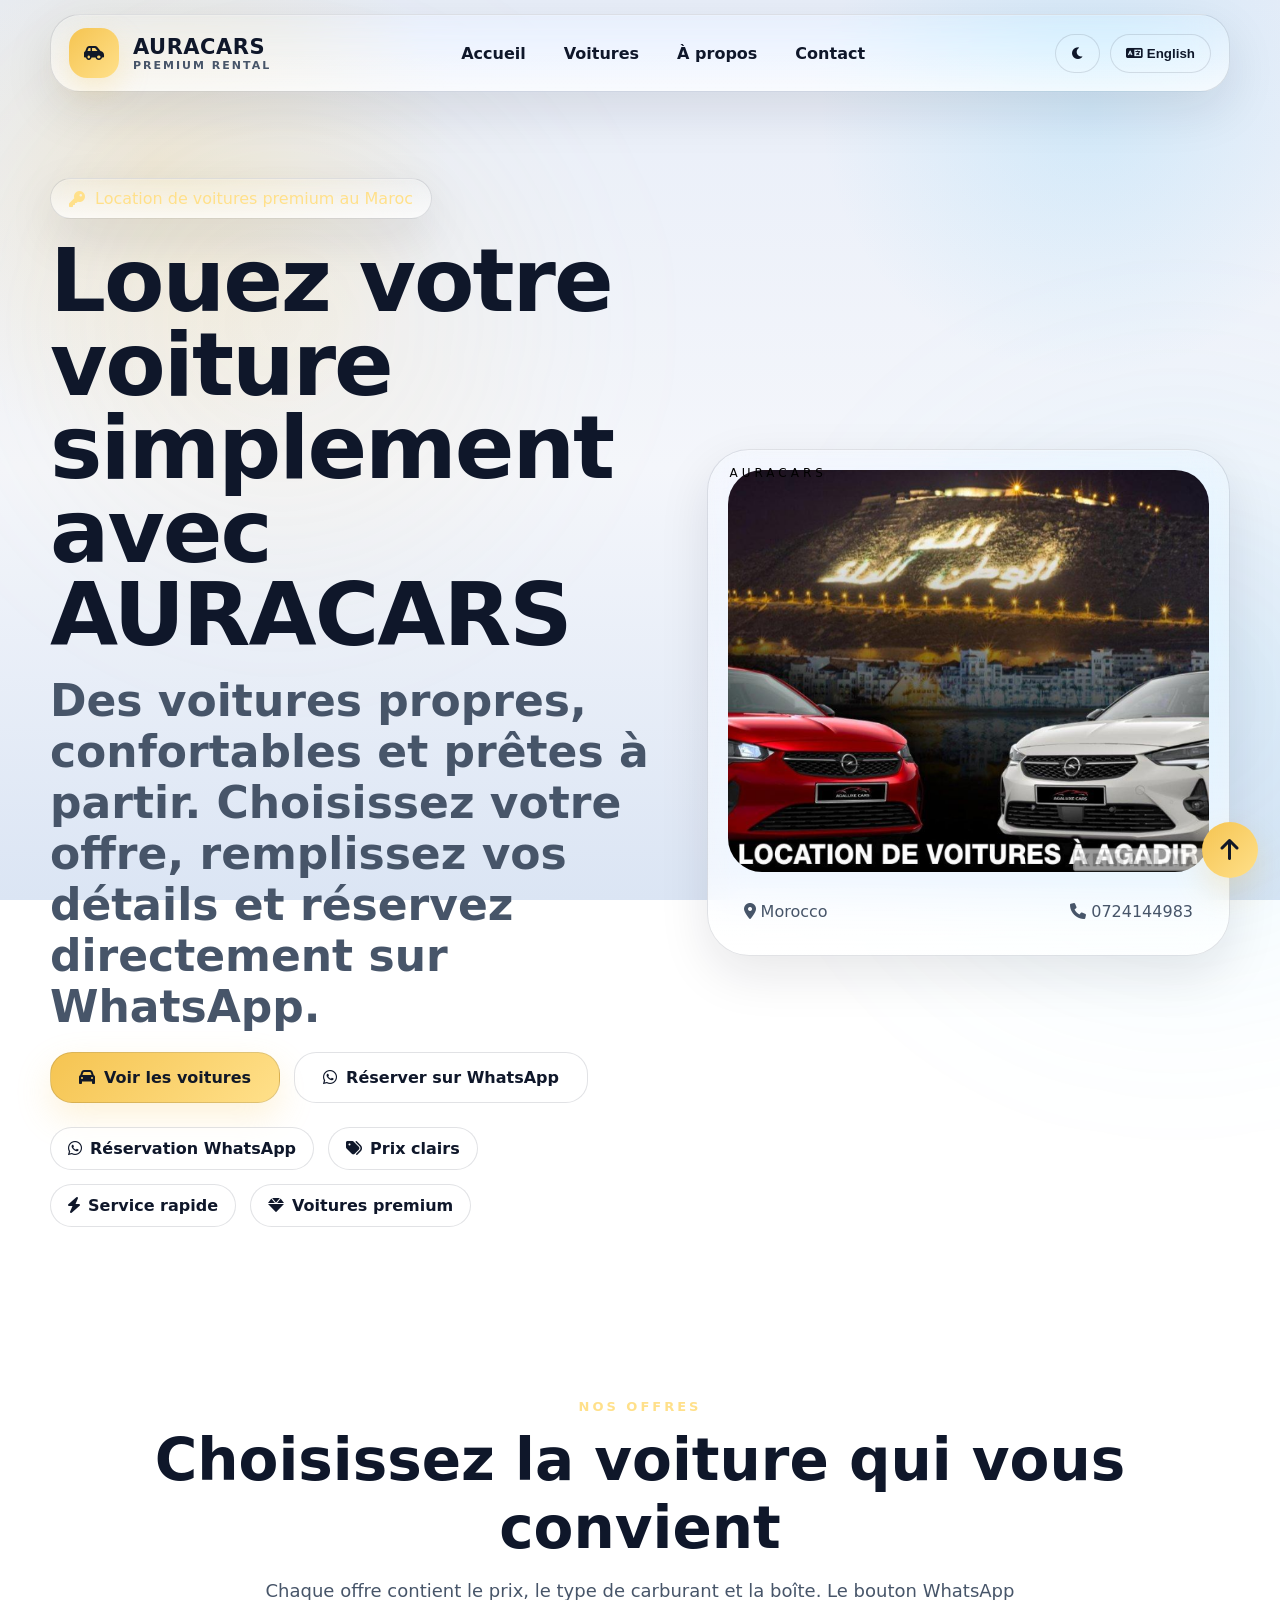
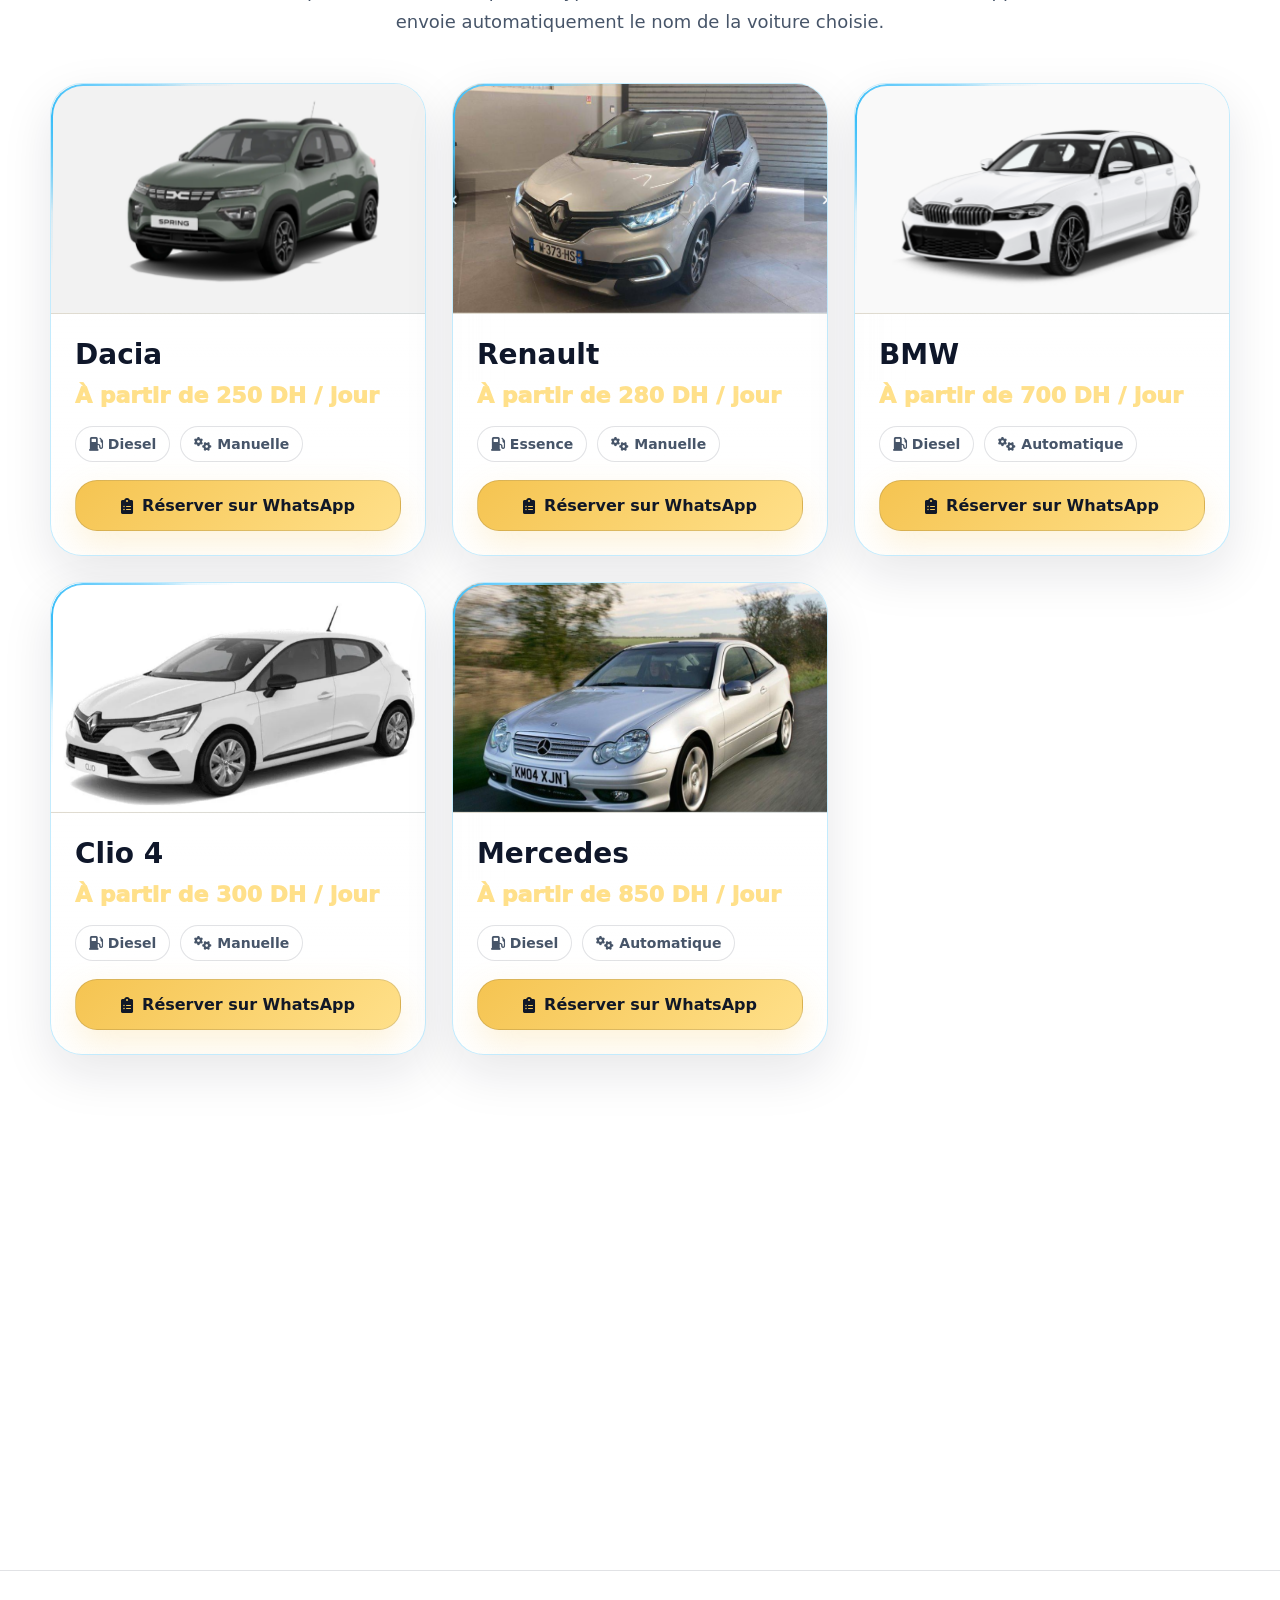
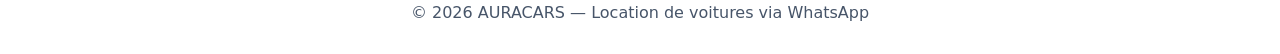
<file: index.html>
<!DOCTYPE html>
<html lang="fr">
<head>
  <meta charset="UTF-8">
  <meta name="viewport" content="width=device-width, initial-scale=1.0, viewport-fit=cover">
  <title>AURACARS | Location de voitures premium</title>
  <link rel="stylesheet" href="https://cdnjs.cloudflare.com/ajax/libs/font-awesome/6.0.0-beta3/css/all.min.css">
  <link rel="stylesheet" href="styles.css">
</head>
<body>

<header class="nav glass">
  <div class="nav-inner">
    <a href="index.html" class="brand">
      <div class="logo"><i class="fas fa-car-side"></i></div>
      <span>AURACARS<small>Premium Rental</small></span>
    </a>

    <nav class="nav-links">
      <a href="index.html" data-i18n="navHome">Accueil</a>
      <a href="cars.html" data-i18n="navCars">Voitures</a>
      <a href="about.html" data-i18n="navAbout">À propos</a>
      <a href="contact.html" data-i18n="navContact">Contact</a>
    </nav>

    <div class="nav-actions">
      <button class="theme-btn" type="button"><i class="fas fa-sun"></i></button>
      <button class="lang-btn" id="langBtn" type="button"><i class="fas fa-language"></i> English</button>
    </div>

    <button class="menu-btn" id="menuBtn" type="button"><i class="fas fa-bars"></i></button>
  </div>

  <div class="mobile-panel glass">
    <a href="index.html" data-i18n="navHome">Accueil</a>
    <a href="cars.html" data-i18n="navCars">Voitures</a>
    <a href="about.html" data-i18n="navAbout">À propos</a>
    <a href="contact.html" data-i18n="navContact">Contact</a>
    <button class="theme-btn" type="button"><i class="fas fa-sun"></i></button>
    <button class="lang-btn" id="mobileLangBtn" type="button"><i class="fas fa-language"></i> English</button>
  </div>
</header>


<main>
  <section class="hero">
    <div class="container hero-grid">
      <div>
        <span class="eyebrow glass"><i class="fas fa-key"></i> <span data-i18n="heroEyebrow">Location de voitures premium au Maroc</span></span>
        <h1 data-i18n="heroTitle">Louez votre voiture simplement avec AURACARS</h1>
        <h2 data-i18n="heroSubtitle">Des voitures propres, confortables et prêtes à partir.</h2>
        <div class="hero-actions">
          <a class="btn btn-primary" href="cars.html"><i class="fas fa-car"></i> <span data-i18n="heroCars">Voir les voitures</span></a>
          <a class="btn btn-secondary" href="contact.html"><i class="fab fa-whatsapp"></i> <span data-i18n="heroWhatsApp">Réserver sur WhatsApp</span></a>
        </div>
        <div class="inline-tags">
          <span class="tag"><i class="fab fa-whatsapp"></i> <span data-i18n="trust1">Réservation WhatsApp</span></span>
          <span class="tag"><i class="fas fa-tags"></i> <span data-i18n="trust2">Prix clairs</span></span>
          <span class="tag"><i class="fas fa-bolt"></i> <span data-i18n="trust3">Service rapide</span></span>
          <span class="tag"><i class="fas fa-gem"></i> <span data-i18n="trust4">Voitures premium</span></span>
        </div>
      </div>

      <div class="car-showcase glass">
        <!-- =====================================================
             HNA DIR IMAGE KBIRA DYAL HERO
             Folder: images/
             Smiya khas tkoun: hero-car.png
             Example: images/hero-car.png
             ===================================================== -->
        <img src="images/hero-car.png" alt="AURACARS Hero Car" onerror="this.src='https://via.placeholder.com/700x650?text=AURACARS+Hero+Car';">
        <div class="hero-note">
          <span><i class="fas fa-location-dot"></i> Morocco</span>
          <span><i class="fas fa-phone"></i> 0724144983</span>
        </div>
      </div>
    </div>
  </section>

  <section>
    <div class="container">
      <div class="section-head">
        <div class="overline" data-i18n="featuredOverline">Nos offres</div>
        <h2 data-i18n="featuredTitle">Choisissez la voiture qui vous convient</h2>
        <p data-i18n="featuredText">Chaque offre contient le prix, le type de carburant et la boîte.</p>
      </div>
      <div class="cars-grid" id="carsGrid"></div>
    </div>
  </section>

  <section>
    <div class="container grid-3">
      <div class="info-card glass">
        <i class="fas fa-mobile-screen"></i>
        <h3>WhatsApp First</h3>
        <p data-i18n="homeAboutText">AURACARS vous aide à réserver une voiture sans complication.</p>
      </div>
      <div class="info-card glass">
        <i class="fas fa-shield-halved"></i>
        <h3>Service clair</h3>
        <p>Prix, voiture, dates et ville sont envoyés directement dans le message WhatsApp.</p>
      </div>
      <div class="info-card glass">
        <i class="fas fa-road"></i>
        <h3>Ready to drive</h3>
        <p>Un design premium pour présenter les voitures comme une vraie agence professionnelle.</p>
      </div>
    </div>
  </section>
</main>

<footer class="footer"><div class="container" data-i18n="footer">© 2026 AURACARS — Location de voitures via WhatsApp</div></footer>
<a href="#" class="to-top"><i class="fas fa-arrow-up"></i></a>
<script src="script.js"></script>
</body>
</html>
</file>
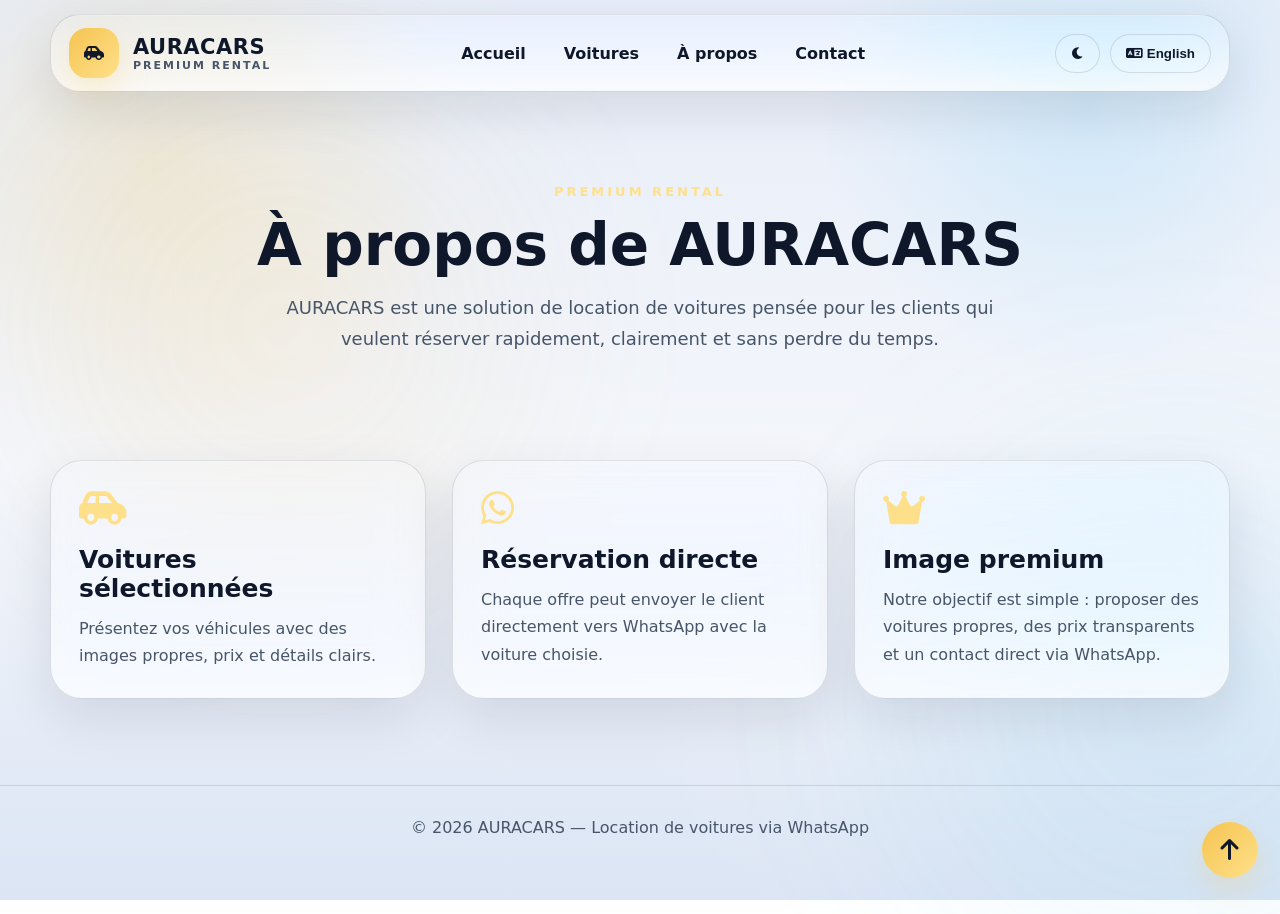
<file: about.html>
<!DOCTYPE html>
<html lang="fr">
<head>
  <meta charset="UTF-8">
  <meta name="viewport" content="width=device-width, initial-scale=1.0, viewport-fit=cover">
  <title>À propos | AURACARS</title>
  <link rel="stylesheet" href="https://cdnjs.cloudflare.com/ajax/libs/font-awesome/6.0.0-beta3/css/all.min.css">
  <link rel="stylesheet" href="styles.css">
</head>
<body>

<header class="nav glass">
  <div class="nav-inner">
    <a href="index.html" class="brand">
      <div class="logo"><i class="fas fa-car-side"></i></div>
      <span>AURACARS<small>Premium Rental</small></span>
    </a>

    <nav class="nav-links">
      <a href="index.html" data-i18n="navHome">Accueil</a>
      <a href="cars.html" data-i18n="navCars">Voitures</a>
      <a href="about.html" data-i18n="navAbout">À propos</a>
      <a href="contact.html" data-i18n="navContact">Contact</a>
    </nav>

    <div class="nav-actions">
      <button class="theme-btn" type="button"><i class="fas fa-sun"></i></button>
      <button class="lang-btn" id="langBtn" type="button"><i class="fas fa-language"></i> English</button>
    </div>

    <button class="menu-btn" id="menuBtn" type="button"><i class="fas fa-bars"></i></button>
  </div>

  <div class="mobile-panel glass">
    <a href="index.html" data-i18n="navHome">Accueil</a>
    <a href="cars.html" data-i18n="navCars">Voitures</a>
    <a href="about.html" data-i18n="navAbout">À propos</a>
    <a href="contact.html" data-i18n="navContact">Contact</a>
    <button class="theme-btn" type="button"><i class="fas fa-sun"></i></button>
    <button class="lang-btn" id="mobileLangBtn" type="button"><i class="fas fa-language"></i> English</button>
  </div>
</header>


<main>
  <section class="page-title">
    <div class="container section-head">
      <div class="overline">Premium Rental</div>
      <h2 data-i18n="aboutTitle">À propos de AURACARS</h2>
      <p data-i18n="aboutText1">AURACARS est une solution de location de voitures pensée pour les clients qui veulent réserver rapidement.</p>
    </div>
  </section>

  <section style="padding-top: 20px;">
    <div class="container grid-3">
      <div class="info-card glass">
        <i class="fas fa-car-side"></i>
        <h3>Voitures sélectionnées</h3>
        <p>Présentez vos véhicules avec des images propres, prix et détails clairs.</p>
      </div>
      <div class="info-card glass">
        <i class="fab fa-whatsapp"></i>
        <h3>Réservation directe</h3>
        <p>Chaque offre peut envoyer le client directement vers WhatsApp avec la voiture choisie.</p>
      </div>
      <div class="info-card glass">
        <i class="fas fa-crown"></i>
        <h3>Image premium</h3>
        <p data-i18n="aboutText2">Notre objectif est simple : voitures propres, prix transparents et contact direct.</p>
      </div>
    </div>
  </section>
</main>

<footer class="footer"><div class="container" data-i18n="footer">© 2026 AURACARS — Location de voitures via WhatsApp</div></footer>
<a href="#" class="to-top"><i class="fas fa-arrow-up"></i></a>
<script src="script.js"></script>
</body>
</html>
</file>
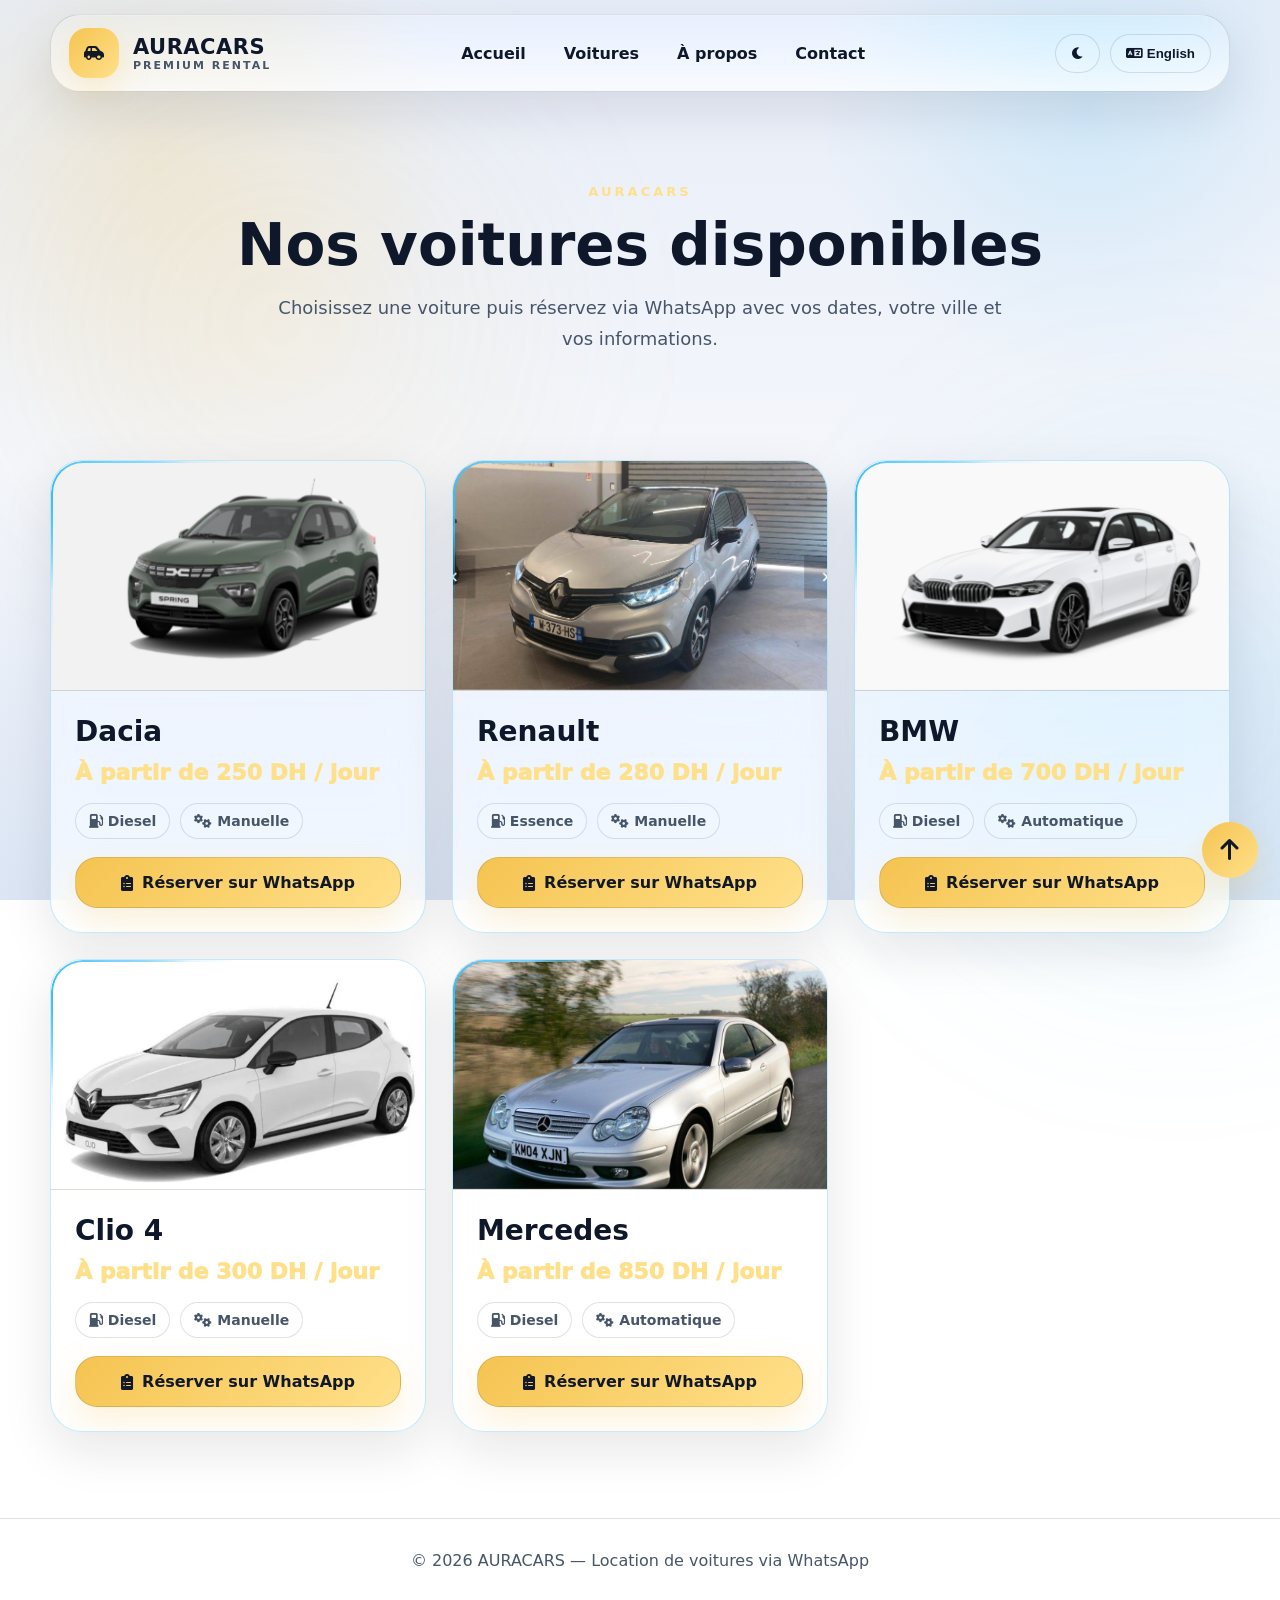
<file: cars.html>
<!DOCTYPE html>
<html lang="fr">
<head>
  <meta charset="UTF-8">
  <meta name="viewport" content="width=device-width, initial-scale=1.0, viewport-fit=cover">
  <title>Voitures | AURACARS</title>
  <link rel="stylesheet" href="https://cdnjs.cloudflare.com/ajax/libs/font-awesome/6.0.0-beta3/css/all.min.css">
  <link rel="stylesheet" href="styles.css">
</head>
<body>

<header class="nav glass">
  <div class="nav-inner">
    <a href="index.html" class="brand">
      <div class="logo"><i class="fas fa-car-side"></i></div>
      <span>AURACARS<small>Premium Rental</small></span>
    </a>

    <nav class="nav-links">
      <a href="index.html" data-i18n="navHome">Accueil</a>
      <a href="cars.html" data-i18n="navCars">Voitures</a>
      <a href="about.html" data-i18n="navAbout">À propos</a>
      <a href="contact.html" data-i18n="navContact">Contact</a>
    </nav>

    <div class="nav-actions">
      <button class="theme-btn" type="button"><i class="fas fa-sun"></i></button>
      <button class="lang-btn" id="langBtn" type="button"><i class="fas fa-language"></i> English</button>
    </div>

    <button class="menu-btn" id="menuBtn" type="button"><i class="fas fa-bars"></i></button>
  </div>

  <div class="mobile-panel glass">
    <a href="index.html" data-i18n="navHome">Accueil</a>
    <a href="cars.html" data-i18n="navCars">Voitures</a>
    <a href="about.html" data-i18n="navAbout">À propos</a>
    <a href="contact.html" data-i18n="navContact">Contact</a>
    <button class="theme-btn" type="button"><i class="fas fa-sun"></i></button>
    <button class="lang-btn" id="mobileLangBtn" type="button"><i class="fas fa-language"></i> English</button>
  </div>
</header>


<main>
  <section class="page-title">
    <div class="container section-head">
      <div class="overline">AURACARS</div>
      <h2 data-i18n="pageCarsTitle">Nos voitures disponibles</h2>
      <p data-i18n="pageCarsText">Choisissez une voiture puis réservez via WhatsApp avec vos dates.</p>
    </div>
  </section>

  <section style="padding-top: 20px;">
    <div class="container cars-grid" id="carsGrid"></div>
  </section>
</main>

<footer class="footer"><div class="container" data-i18n="footer">© 2026 AURACARS — Location de voitures via WhatsApp</div></footer>
<a href="#" class="to-top"><i class="fas fa-arrow-up"></i></a>
<script src="script.js"></script>
</body>
</html>
</file>
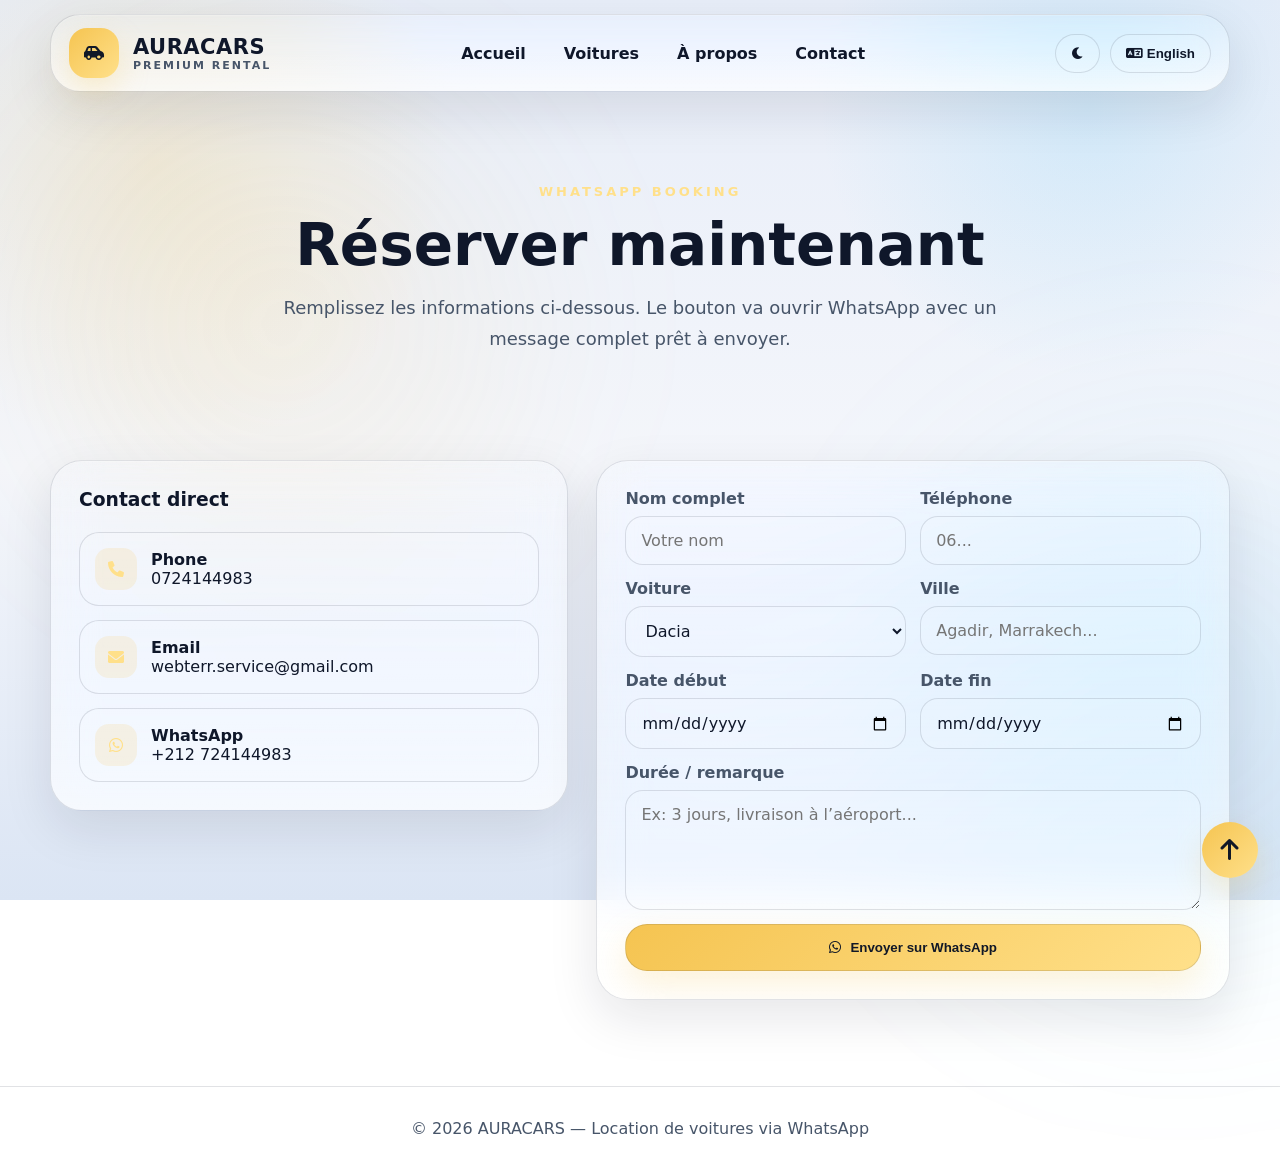
<file: contact.html>
<!DOCTYPE html>
<html lang="fr">
<head>
  <meta charset="UTF-8">
  <meta name="viewport" content="width=device-width, initial-scale=1.0, viewport-fit=cover">
  <title>Contact | AURACARS</title>
  <link rel="stylesheet" href="https://cdnjs.cloudflare.com/ajax/libs/font-awesome/6.0.0-beta3/css/all.min.css">
  <link rel="stylesheet" href="styles.css">
</head>
<body>

<header class="nav glass">
  <div class="nav-inner">
    <a href="index.html" class="brand">
      <div class="logo"><i class="fas fa-car-side"></i></div>
      <span>AURACARS<small>Premium Rental</small></span>
    </a>

    <nav class="nav-links">
      <a href="index.html" data-i18n="navHome">Accueil</a>
      <a href="cars.html" data-i18n="navCars">Voitures</a>
      <a href="about.html" data-i18n="navAbout">À propos</a>
      <a href="contact.html" data-i18n="navContact">Contact</a>
    </nav>

    <div class="nav-actions">
      <button class="theme-btn" type="button"><i class="fas fa-sun"></i></button>
      <button class="lang-btn" id="langBtn" type="button"><i class="fas fa-language"></i> English</button>
    </div>

    <button class="menu-btn" id="menuBtn" type="button"><i class="fas fa-bars"></i></button>
  </div>

  <div class="mobile-panel glass">
    <a href="index.html" data-i18n="navHome">Accueil</a>
    <a href="cars.html" data-i18n="navCars">Voitures</a>
    <a href="about.html" data-i18n="navAbout">À propos</a>
    <a href="contact.html" data-i18n="navContact">Contact</a>
    <button class="theme-btn" type="button"><i class="fas fa-sun"></i></button>
    <button class="lang-btn" id="mobileLangBtn" type="button"><i class="fas fa-language"></i> English</button>
  </div>
</header>


<main>
  <section class="page-title">
    <div class="container section-head">
      <div class="overline">WhatsApp Booking</div>
      <h2 data-i18n="contactTitle">Réserver maintenant</h2>
      <p data-i18n="contactText">Remplissez les informations ci-dessous.</p>
    </div>
  </section>

  <section style="padding-top: 20px;">
    <div class="container contact-layout">
      <div class="contact-card glass">
        <h3 data-i18n="directContact">Contact direct</h3>
        <div class="contact-list">
          <a class="contact-item" href="tel:+212724144983">
            <i class="fas fa-phone"></i>
            <div><strong>Phone</strong><br>0724144983</div>
          </a>
          <a class="contact-item" href="mailto:webterr.service@gmail.com">
            <i class="fas fa-envelope"></i>
            <div><strong>Email</strong><br>webterr.service@gmail.com</div>
          </a>
          <a class="contact-item" href="https://wa.me/212724144983" target="_blank">
            <i class="fab fa-whatsapp"></i>
            <div><strong>WhatsApp</strong><br>+212 724144983</div>
          </a>
        </div>
      </div>

      <form class="form-card glass" id="bookingForm">
        <div class="form-grid">
          <div class="field">
            <label data-i18n="name">Nom complet</label>
            <input id="clientName" type="text" placeholder="Votre nom">
          </div>
          <div class="field">
            <label data-i18n="phone">Téléphone</label>
            <input id="clientPhone" type="tel" placeholder="06...">
          </div>
          <div class="field">
            <label data-i18n="car">Voiture</label>
            <select id="selectedCar"></select>
          </div>
          <div class="field">
            <label data-i18n="city">Ville</label>
            <input id="city" type="text" placeholder="Agadir, Marrakech...">
          </div>
          <div class="field">
            <label data-i18n="startDate">Date début</label>
            <input id="startDate" type="date">
          </div>
          <div class="field">
            <label data-i18n="endDate">Date fin</label>
            <input id="endDate" type="date">
          </div>
          <div class="field full">
            <label data-i18n="note">Durée / remarque</label>
            <textarea id="note" placeholder="Ex: 3 jours, livraison à l’aéroport..."></textarea>
          </div>
          <div class="field full">
            <button class="btn btn-primary" type="submit">
              <i class="fab fa-whatsapp"></i> <span data-i18n="send">Envoyer sur WhatsApp</span>
            </button>
          </div>
        </div>
      </form>
    </div>
  </section>
</main>

<footer class="footer"><div class="container" data-i18n="footer">© 2026 AURACARS — Location de voitures via WhatsApp</div></footer>
<a href="#" class="to-top"><i class="fas fa-arrow-up"></i></a>
<script src="script.js"></script>
</body>
</html>
</file>
<file: styles.css>
/* =========================================================
   AURACARS — Premium Car Rental Website
   Design: Automotive + Glassmorphism + Dark Luxury
   Put all car images inside folder: images/
   ========================================================= */

* {
  margin: 0;
  padding: 0;
  box-sizing: border-box;
}

:root {
  --bg-1: #030712;
  --bg-2: #07111f;
  --bg-3: #111827;
  --panel: rgba(255,255,255,0.08);
  --panel-strong: rgba(255,255,255,0.14);
  --card: rgba(255,255,255,0.07);
  --border: rgba(255,255,255,0.16);
  --text: #f8fafc;
  --muted: #aeb8c8;
  --gold: #f5c451;
  --gold-2: #ffe08a;
  --blue: #38bdf8;
  --dark: #050816;
  --shadow: 0 22px 70px rgba(0,0,0,0.35);
}

body.light {
  --bg-1: #f4f6fb;
  --bg-2: #e7edf8;
  --bg-3: #dbe5f4;
  --panel: rgba(255,255,255,0.58);
  --panel-strong: rgba(255,255,255,0.82);
  --card: rgba(255,255,255,0.72);
  --border: rgba(15,23,42,0.12);
  --text: #0f172a;
  --muted: #475569;
  --dark: #ffffff;
  --shadow: 0 18px 50px rgba(15,23,42,0.10);
}

html { scroll-behavior: smooth; }

body {
  min-height: 100vh;
  font-family: Inter, system-ui, -apple-system, "Segoe UI", sans-serif;
  color: var(--text);
  background:
    radial-gradient(circle at 12% 18%, rgba(245,196,81,0.18), transparent 22%),
    radial-gradient(circle at 85% 12%, rgba(56,189,248,0.14), transparent 20%),
    radial-gradient(circle at 65% 82%, rgba(255,255,255,0.08), transparent 20%),
    linear-gradient(180deg, var(--bg-2), var(--bg-1) 52%, var(--bg-3));
  background-attachment: fixed;
  overflow-x: hidden;
}

body::before {
  content: "";
  position: fixed;
  inset: 0;
  background:
    linear-gradient(rgba(255,255,255,0.025) 1px, transparent 1px),
    linear-gradient(90deg, rgba(255,255,255,0.025) 1px, transparent 1px);
  background-size: 46px 46px;
  pointer-events: none;
  z-index: -2;
}

body::after {
  content: "";
  position: fixed;
  inset: -20%;
  background:
    radial-gradient(circle at 30% 40%, rgba(245,196,81,0.10), transparent 24%),
    radial-gradient(circle at 80% 70%, rgba(56,189,248,0.10), transparent 24%);
  filter: blur(60px);
  pointer-events: none;
  z-index: -1;
  animation: ambientFloat 14s ease-in-out infinite alternate;
}

@keyframes ambientFloat {
  from { transform: translate3d(0,0,0) scale(1); }
  to { transform: translate3d(20px,-20px,0) scale(1.05); }
}

@keyframes floatSoft {
  0%,100% { transform: translateY(0); }
  50% { transform: translateY(-8px); }
}

@keyframes fadeSlideUp {
  from { opacity: 0; transform: translateY(28px); }
  to { opacity: 1; transform: translateY(0); }
}

.container {
  width: min(1180px, calc(100% - 32px));
  margin: 0 auto;
}

.glass {
  background: linear-gradient(180deg, rgba(255,255,255,0.12), var(--card));
  backdrop-filter: blur(22px) saturate(180%);
  -webkit-backdrop-filter: blur(22px) saturate(180%);
  border: 1px solid var(--border);
  box-shadow: var(--shadow), inset 0 1px 0 rgba(255,255,255,0.16);
}

.nav {
  position: sticky;
  top: 14px;
  z-index: 1000;
  width: min(1180px, calc(100% - 24px));
  margin: 14px auto 0;
  height: 78px;
  border-radius: 30px;
}

.nav-inner {
  height: 100%;
  display: flex;
  align-items: center;
  justify-content: space-between;
  gap: 18px;
  padding: 0 18px;
}

.brand {
  display: flex;
  align-items: center;
  gap: 14px;
  color: var(--text);
  text-decoration: none;
  min-width: fit-content;
}

.logo {
  width: 50px;
  height: 50px;
  border-radius: 18px;
  display: grid;
  place-items: center;
  color: #111827;
  font-weight: 900;
  background: linear-gradient(135deg, var(--gold), var(--gold-2));
  box-shadow: 0 12px 30px rgba(245,196,81,0.26);
  animation: floatSoft 4s ease-in-out infinite;
}

.brand span {
  font-size: 21px;
  font-weight: 900;
  letter-spacing: 0.5px;
}

.brand small {
  display: block;
  color: var(--muted);
  font-size: 11px;
  letter-spacing: 2px;
  text-transform: uppercase;
}

.nav-links {
  display: flex;
  align-items: center;
  gap: 8px;
}

.nav-links a,
.mobile-panel a {
  color: var(--text);
  text-decoration: none;
  padding: 11px 15px;
  border-radius: 16px;
  font-weight: 750;
  transition: .25s ease;
}

.nav-links a:hover,
.nav-links a.active,
.mobile-panel a:hover {
  background: linear-gradient(135deg, rgba(245,196,81,0.24), rgba(56,189,248,0.10));
  transform: translateY(-1px);
}

.nav-actions {
  display: flex;
  align-items: center;
  gap: 10px;
}

.theme-btn,
.lang-btn,
.menu-btn {
  border: 1px solid var(--border);
  background: rgba(255,255,255,0.08);
  color: var(--text);
  border-radius: 999px;
  padding: 11px 15px;
  cursor: pointer;
  font-weight: 800;
  transition: .25s ease;
}

.theme-btn:hover,
.lang-btn:hover,
.menu-btn:hover {
  transform: translateY(-2px);
  background: rgba(245,196,81,0.14);
}

.menu-btn { display: none; width: 52px; height: 52px; border-radius: 18px; }

.mobile-panel {
  display: none;
  position: absolute;
  left: 0;
  right: 0;
  top: 90px;
  padding: 18px;
  border-radius: 28px;
  flex-direction: column;
  gap: 10px;
}

.nav.open .mobile-panel { display: flex; }

section {
  padding: 86px 0;
  scroll-margin-top: 120px;
}

.hero {
  min-height: calc(100vh - 110px);
  display: flex;
  align-items: center;
}

.hero-grid {
  display: grid;
  grid-template-columns: 1.08fr .92fr;
  gap: 42px;
  align-items: center;
}

.eyebrow {
  display: inline-flex;
  align-items: center;
  gap: 10px;
  color: var(--gold-2);
  padding: 10px 18px;
  border-radius: 999px;
  margin-bottom: 20px;
  animation: fadeSlideUp .75s ease both;
}

h1 {
  font-size: clamp(46px, 8vw, 88px);
  line-height: .95;
  margin-bottom: 18px;
  letter-spacing: -2px;
  animation: fadeSlideUp .9s ease both;
}

.hero h2 {
  font-size: clamp(24px, 4vw, 44px);
  color: var(--muted);
  margin-bottom: 20px;
  animation: fadeSlideUp 1s ease both;
}

.lead {
  color: var(--muted);
  font-size: clamp(18px, 2vw, 23px);
  line-height: 1.7;
  max-width: 760px;
  margin-bottom: 28px;
  animation: fadeSlideUp 1.1s ease both;
}

.hero-actions,
.inline-tags {
  display: flex;
  flex-wrap: wrap;
  gap: 14px;
  animation: fadeSlideUp 1.2s ease both;
}

.btn {
  display: inline-flex;
  align-items: center;
  justify-content: center;
  gap: 9px;
  padding: 15px 28px;
  border-radius: 22px;
  text-decoration: none;
  border: 1px solid var(--border);
  font-weight: 900;
  color: var(--text);
  transition: .25s ease;
  cursor: pointer;
}

.btn-primary {
  background: linear-gradient(135deg, var(--gold), var(--gold-2));
  color: #111827;
  box-shadow: 0 14px 35px rgba(245,196,81,0.22);
}

.btn-secondary { background: var(--panel); }

.btn:hover { transform: translateY(-3px) scale(1.01); }

.inline-tags { margin-top: 24px; }

.tag {
  display: inline-flex;
  align-items: center;
  gap: 8px;
  padding: 11px 17px;
  border-radius: 999px;
  background: var(--panel);
  border: 1px solid var(--border);
  color: var(--text);
  font-weight: 750;
}

.car-showcase {
  padding: 20px;
  border-radius: 42px;
  position: relative;
}

.car-showcase::before {
  content: "AURACARS";
  position: absolute;
  top: 16px;
  left: 22px;
  letter-spacing: 4px;
  font-size: 12px;
  color: var(--gold-2);
  z-index: 2;
}

.car-showcase img {
  width: 100%;
  aspect-ratio: 1.2 / 1;
  object-fit: cover;
  border-radius: 34px;
  display: block;
}

/* =========================================================
   IMAGE PLACEHOLDER COMMENT:
   Hero image should be placed here:
   Folder: images/
   File name: hero-car.png
   Recommended: luxury car / rental car / BMW or Mercedes
   ========================================================= */

.hero-note {
  margin-top: 16px;
  padding: 14px 16px;
  border-radius: 20px;
  background: rgba(255,255,255,0.08);
  color: var(--muted);
  display: flex;
  justify-content: space-between;
  gap: 12px;
  flex-wrap: wrap;
}

.section-head {
  text-align: center;
  margin-bottom: 46px;
}

.section-head .overline {
  color: var(--gold-2);
  font-weight: 900;
  letter-spacing: 3px;
  text-transform: uppercase;
  font-size: 13px;
  margin-bottom: 12px;
}

.section-head h2 {
  font-size: clamp(34px, 5vw, 58px);
  margin-bottom: 14px;
}

.section-head p {
  color: var(--muted);
  max-width: 760px;
  margin: 0 auto;
  line-height: 1.7;
  font-size: 18px;
}

.grid-3,
.cars-grid {
  display: grid;
  grid-template-columns: repeat(auto-fit, minmax(290px, 1fr));
  gap: 26px;
}

.info-card,
.car-card,
.contact-card,
.form-card {
  border-radius: 32px;
  overflow: hidden;
  transition: .3s ease;
  position: relative;
}

.info-card:hover,
.car-card:hover,
.contact-card:hover,
.form-card:hover {
  transform: translateY(-8px);
}

.info-card {
  padding: 28px;
}

.info-card i {
  color: var(--gold-2);
  font-size: 38px;
  margin-bottom: 18px;
}

.info-card h3 {
  font-size: 25px;
  margin-bottom: 12px;
}

.info-card p {
  color: var(--muted);
  line-height: 1.7;
}

.car-img {
  height: 230px;
  background: linear-gradient(135deg, rgba(245,196,81,0.14), rgba(56,189,248,0.08));
  border-bottom: 1px solid var(--border);
  position: relative;
}

.car-img img {
  width: 100%;
  height: 100%;
  object-fit: cover;
}

.car-body { padding: 24px; }

.car-body h3 {
  font-size: 28px;
  margin-bottom: 12px;
}

.price {
  color: var(--gold-2);
  font-weight: 950;
  font-size: 22px;
  margin-bottom: 14px;
}

.specs {
  display: flex;
  flex-wrap: wrap;
  gap: 10px;
  margin: 18px 0;
}

.spec {
  padding: 9px 13px;
  border-radius: 999px;
  background: rgba(255,255,255,0.08);
  border: 1px solid var(--border);
  color: var(--muted);
  font-weight: 700;
  font-size: 14px;
}

.car-card .btn { width: 100%; }

.page-title {
  padding: 92px 0 40px;
}

.contact-layout {
  display: grid;
  grid-template-columns: .9fr 1.1fr;
  gap: 28px;
  align-items: start;
}

.contact-card,
.form-card { padding: 28px; }

.contact-list {
  display: flex;
  flex-direction: column;
  gap: 14px;
  margin-top: 22px;
}

.contact-item {
  display: flex;
  align-items: center;
  gap: 14px;
  padding: 15px;
  border-radius: 20px;
  background: rgba(255,255,255,0.07);
  border: 1px solid var(--border);
  color: var(--text);
  text-decoration: none;
}

.contact-item i {
  width: 42px;
  height: 42px;
  border-radius: 14px;
  display: grid;
  place-items: center;
  background: rgba(245,196,81,0.15);
  color: var(--gold-2);
}

.form-grid {
  display: grid;
  grid-template-columns: repeat(2, 1fr);
  gap: 14px;
}

.field {
  display: flex;
  flex-direction: column;
  gap: 8px;
}

.field.full { grid-column: 1 / -1; }

label {
  color: var(--muted);
  font-weight: 800;
}

input,
select,
textarea {
  width: 100%;
  border: 1px solid var(--border);
  background: rgba(255,255,255,0.08);
  color: var(--text);
  padding: 14px 15px;
  border-radius: 18px;
  outline: none;
  font: inherit;
}

textarea { min-height: 120px; resize: vertical; }

option { color: #0f172a; }

.footer {
  padding: 32px 0;
  color: var(--muted);
  border-top: 1px solid var(--border);
  text-align: center;
}

.to-top {
  position: fixed;
  right: 22px;
  bottom: 22px;
  width: 56px;
  height: 56px;
  border-radius: 50%;
  display: grid;
  place-items: center;
  background: linear-gradient(135deg, var(--gold), var(--gold-2));
  color: #111827;
  text-decoration: none;
  font-size: 24px;
  z-index: 99;
  box-shadow: 0 14px 30px rgba(245,196,81,0.22);
}

@media (max-width: 960px) {
  .nav-links, .nav-actions { display: none; }
  .menu-btn { display: grid; place-items: center; }
  .hero-grid, .contact-layout { grid-template-columns: 1fr; }
  .hero { min-height: auto; padding-top: 70px; }
}

@media (max-width: 620px) {
  .brand span { font-size: 17px; }
  .logo { width: 46px; height: 46px; }
  .form-grid { grid-template-columns: 1fr; }
  .hero-actions .btn { width: 100%; }
}

/* =========================================================
   AURACARS — FINAL FIXES
   - Blue rotating border ONLY for car cards
   - Hero image has no effect
   - AURACARS text above hero image is black
   - Mobile performance optimized
   ========================================================= */

/* Hero image text */
.car-showcase::before {
  color: #000 !important;
}

/* Keep hero image clean: no rotating effect */
.car-showcase {
  transition: none;
}

.car-showcase:hover {
  transform: none;
}

/* Blue rotating border only for car cards */
.car-card {
  position: relative;
  isolation: isolate;
  overflow: hidden;
  border: 1px solid rgba(56,189,248,0.30);
  transition:
    transform .35s cubic-bezier(.2,.9,.2,1),
    box-shadow .35s ease,
    border-color .35s ease;
}

.car-card > * {
  position: relative;
  z-index: 2;
}

.car-card::after {
  content: "";
  position: absolute;
  inset: 0;
  border-radius: inherit;
  padding: 2px;
  background: conic-gradient(
    from var(--border-angle),
    transparent 0deg,
    transparent 285deg,
    rgba(56,189,248,0.08) 300deg,
    rgba(56,189,248,1) 318deg,
    rgba(125,211,252,1) 332deg,
    rgba(56,189,248,0.08) 348deg,
    transparent 360deg
  );
  -webkit-mask:
    linear-gradient(#000 0 0) content-box,
    linear-gradient(#000 0 0);
  -webkit-mask-composite: xor;
  mask-composite: exclude;
  animation: rotateCarBorder 3.2s linear infinite;
  filter: drop-shadow(0 0 7px rgba(56,189,248,.9));
  pointer-events: none;
  z-index: 5;
}

@property --border-angle {
  syntax: "<angle>";
  initial-value: 0deg;
  inherits: false;
}

@keyframes rotateCarBorder {
  to {
    --border-angle: 360deg;
  }
}

/* Car hover */
.car-card:hover {
  transform: translateY(-10px) scale(1.012);
  border-color: rgba(56,189,248,0.55);
  box-shadow:
    0 24px 80px rgba(0,0,0,.42),
    0 0 28px rgba(56,189,248,.18);
}

/* Zoom only car images */
.car-img {
  overflow: hidden;
}

.car-img img {
  transition: transform .65s cubic-bezier(.2,.9,.2,1), filter .45s ease;
  will-change: transform;
}

.car-card:hover .car-img img {
  transform: scale(1.08);
  filter: contrast(1.06) saturate(1.10);
}

/* Scroll animation */
.reveal-scroll {
  opacity: 0;
  transform: translateY(42px) scale(.97);
}

.reveal-scroll.revealed {
  opacity: 1;
  transform: translateY(0) scale(1);
  transition:
    opacity .75s ease,
    transform .75s cubic-bezier(.2,.9,.2,1),
    box-shadow .35s ease;
}

.reveal-scroll.revealed:hover {
  transform: translateY(-10px) scale(1.012);
}

/* Avoid page opening in the middle */
html,
body {
  scroll-padding-top: 0 !important;
}

section {
  scroll-margin-top: 96px;
}

/* Mobile performance fix */
@media (max-width: 768px) {
  body::after {
    animation: none;
    filter: blur(28px);
  }

  .glass {
    backdrop-filter: none;
    -webkit-backdrop-filter: none;
  }

  .car-card::after {
    display: none;
  }

  .car-card:hover {
    transform: translateY(-4px);
    box-shadow: 0 12px 28px rgba(0,0,0,.18);
  }

  .car-card:hover .car-img img {
    transform: scale(1.03);
  }

  .reveal-scroll,
  .reveal-scroll.revealed {
    opacity: 1;
    transform: none;
    transition: none;
  }
}
</file>
